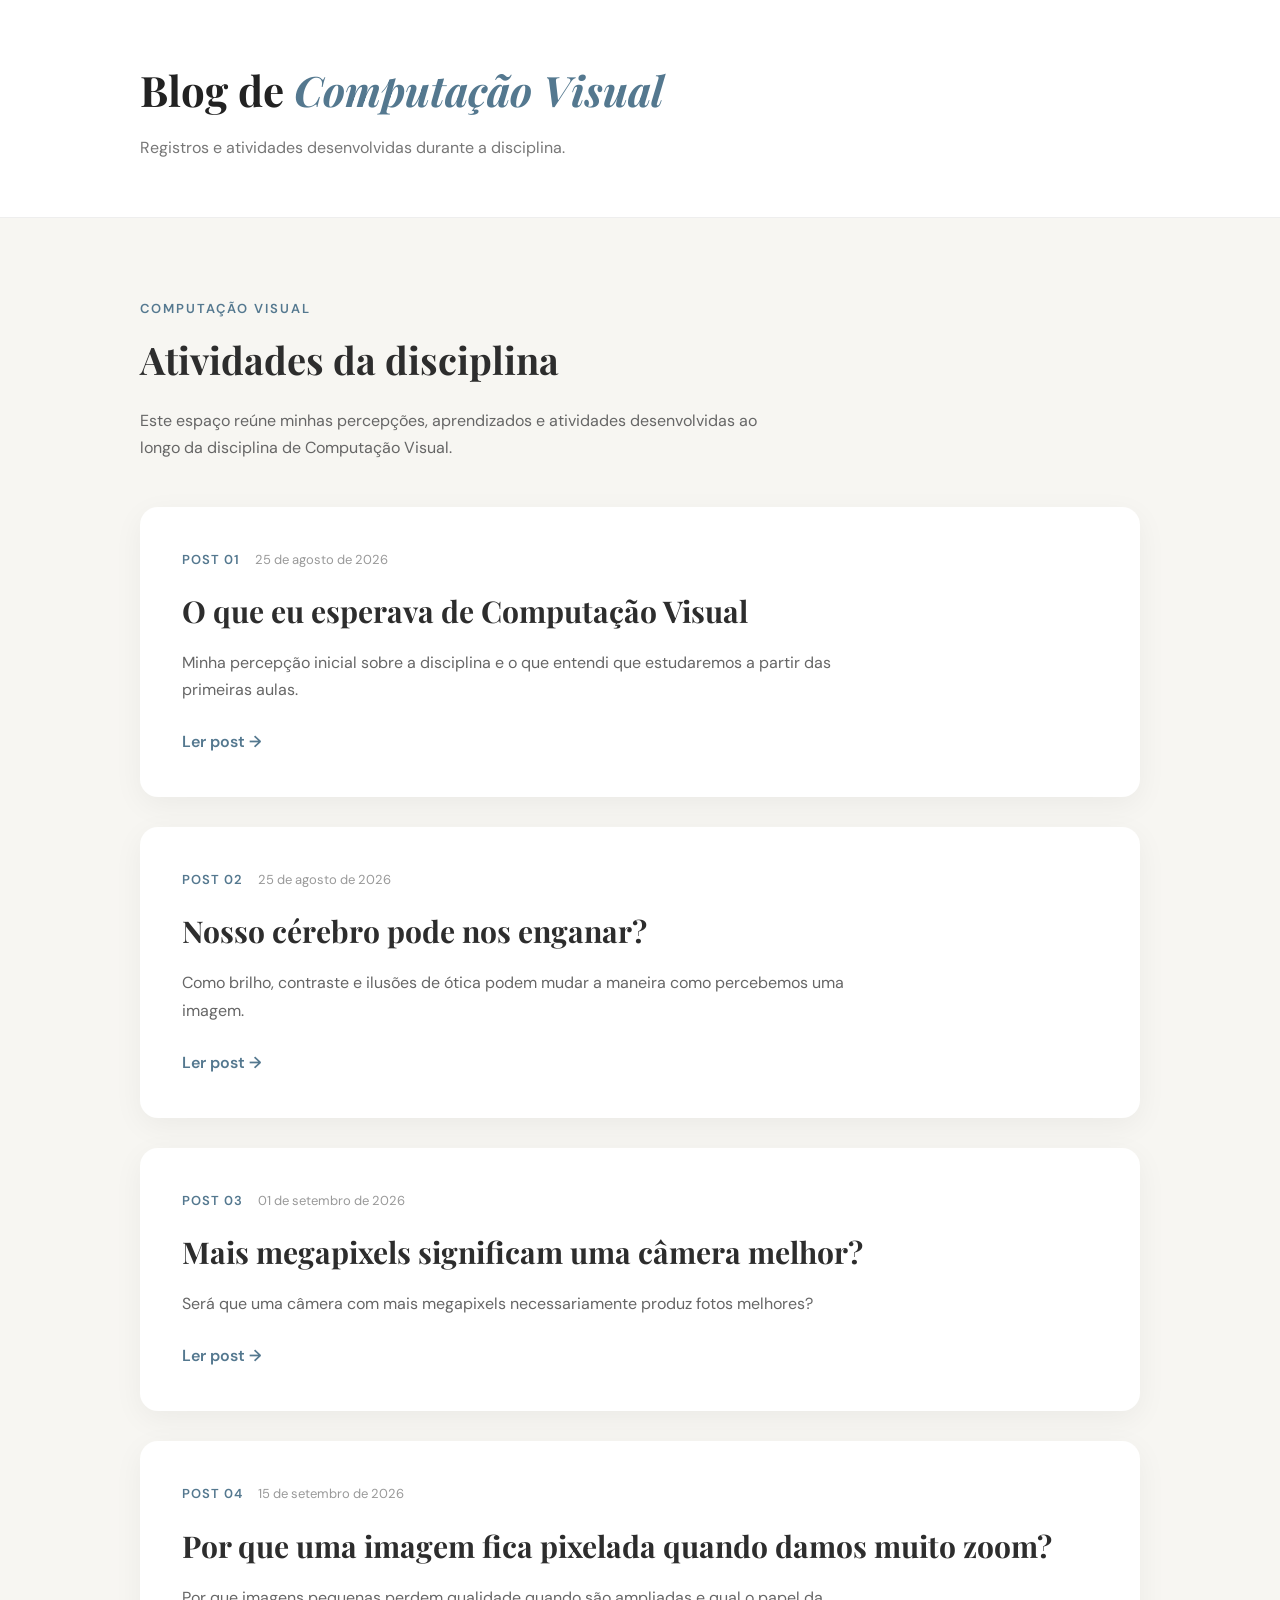
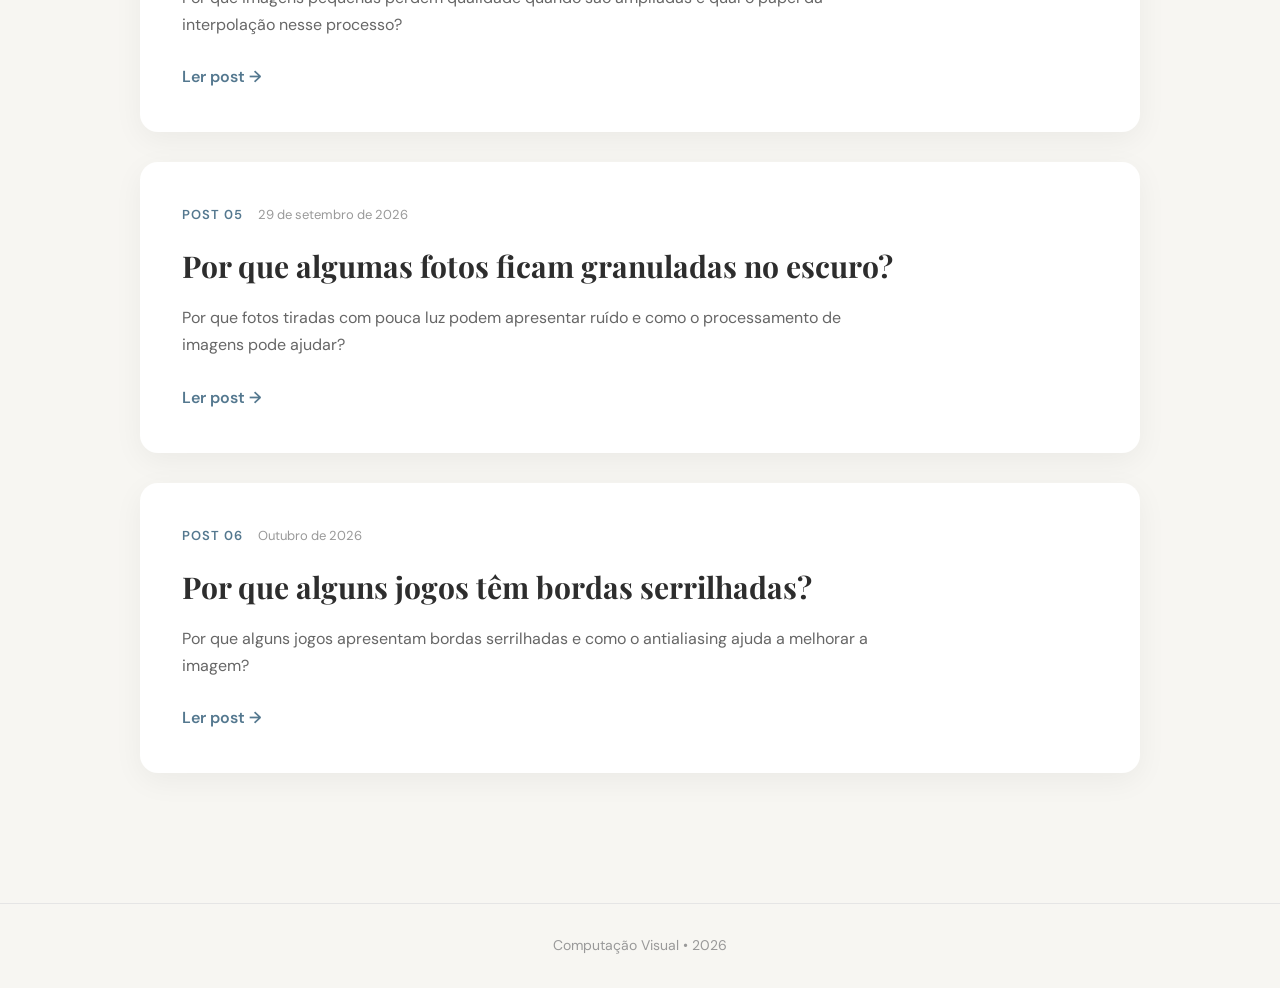
<file: index.html>
<!DOCTYPE html>
<html lang="pt-br">
<head>
    <meta charset="UTF-8">
    <meta name="viewport" content="width=device-width, initial-scale=1.0">
    <title>Blog de Computação Visual</title>

    <link rel="stylesheet" href="style.css">

    <link rel="preconnect" href="https://fonts.googleapis.com">
    <link rel="preconnect" href="https://fonts.gstatic.com" crossorigin>

    <link href="https://fonts.googleapis.com/css2?family=DM+Sans:wght@400;500;600&family=Playfair+Display:ital,wght@0,600;1,600&display=swap" rel="stylesheet">
</head>

<body>

    <header class="topo">
        <div class="container">
            <h1>Blog de <span>Computação Visual</span></h1>
            <p>Registros e atividades desenvolvidas durante a disciplina.</p>
        </div>
    </header>

    <main class="container">

        <section class="introducao">
            <p class="subtitulo">COMPUTAÇÃO VISUAL</p>

            <h2>Atividades da disciplina</h2>

            <p>
                Este espaço reúne minhas percepções, aprendizados e atividades
                desenvolvidas ao longo da disciplina de Computação Visual.
            </p>
        </section>

        <section class="posts">

            <!-- POST 01 -->
            <article class="card">

                <div class="card-info">
                    <span class="numero-post">POST 01</span>
                    <span class="data">25 de agosto de 2026</span>
                </div>

                <h3>O que eu esperava de Computação Visual</h3>

                <p>
                    Minha percepção inicial sobre a disciplina e o que entendi
                    que estudaremos a partir das primeiras aulas.
                </p>

                <a href="posts/post1.html" class="botao">
                    Ler post →
                </a>

            </article>


            <!-- POST 02 -->
            <article class="card">

                <div class="card-info">
                    <span class="numero-post">POST 02</span>
                    <span class="data">25 de agosto de 2026</span>
                </div>

                <h3>Nosso cérebro pode nos enganar?</h3>

                <p>
                    Como brilho, contraste e ilusões de ótica podem mudar
                    a maneira como percebemos uma imagem.
                </p>

                <a href="posts/post2.html" class="botao">
                    Ler post →
                </a>

            </article>


            <!-- POST 03 -->
            <article class="card">

                <div class="card-info">
                    <span class="numero-post">POST 03</span>
                    <span class="data">01 de setembro de 2026</span>
                </div>

                <h3>Mais megapixels significam uma câmera melhor?</h3>

                <p>
                    Será que uma câmera com mais megapixels necessariamente
                    produz fotos melhores?
                </p>

                <a href="posts/post3.html" class="botao">
                    Ler post →
                </a>

            </article>


            <!-- POST 04 -->
            <article class="card">

                <div class="card-info">
                    <span class="numero-post">POST 04</span>
                    <span class="data">15 de setembro de 2026</span>
                </div>

                <h3>Por que uma imagem fica pixelada quando damos muito zoom?</h3>

                <p>
                    Por que imagens pequenas perdem qualidade quando são ampliadas
                    e qual o papel da interpolação nesse processo?
                </p>

                <a href="posts/post4.html" class="botao">
                    Ler post →
                </a>

            </article>


            <!-- POST 05 -->
            <article class="card">

                <div class="card-info">
                    <span class="numero-post">POST 05</span>
                    <span class="data">29 de setembro de 2026</span>
                </div>

                <h3>Por que algumas fotos ficam granuladas no escuro?</h3>

                <p>
                    Por que fotos tiradas com pouca luz podem apresentar ruído
                    e como o processamento de imagens pode ajudar?
                </p>

                <a href="posts/post5.html" class="botao">
                    Ler post →
                </a>

            </article>


            <!-- POST 06 -->
            <article class="card">

                <div class="card-info">
                    <span class="numero-post">POST 06</span>
                    <span class="data">Outubro de 2026</span>
                </div>

                <h3>Por que alguns jogos têm bordas serrilhadas?</h3>

                <p>
                    Por que alguns jogos apresentam bordas serrilhadas
                    e como o antialiasing ajuda a melhorar a imagem?
                </p>

                <a href="posts/post6.html" class="botao">
                    Ler post →
                </a>

            </article>

        </section>

    </main>

    <footer>
        <p>Computação Visual • 2026</p>
    </footer>

</body>
</html>
</file>
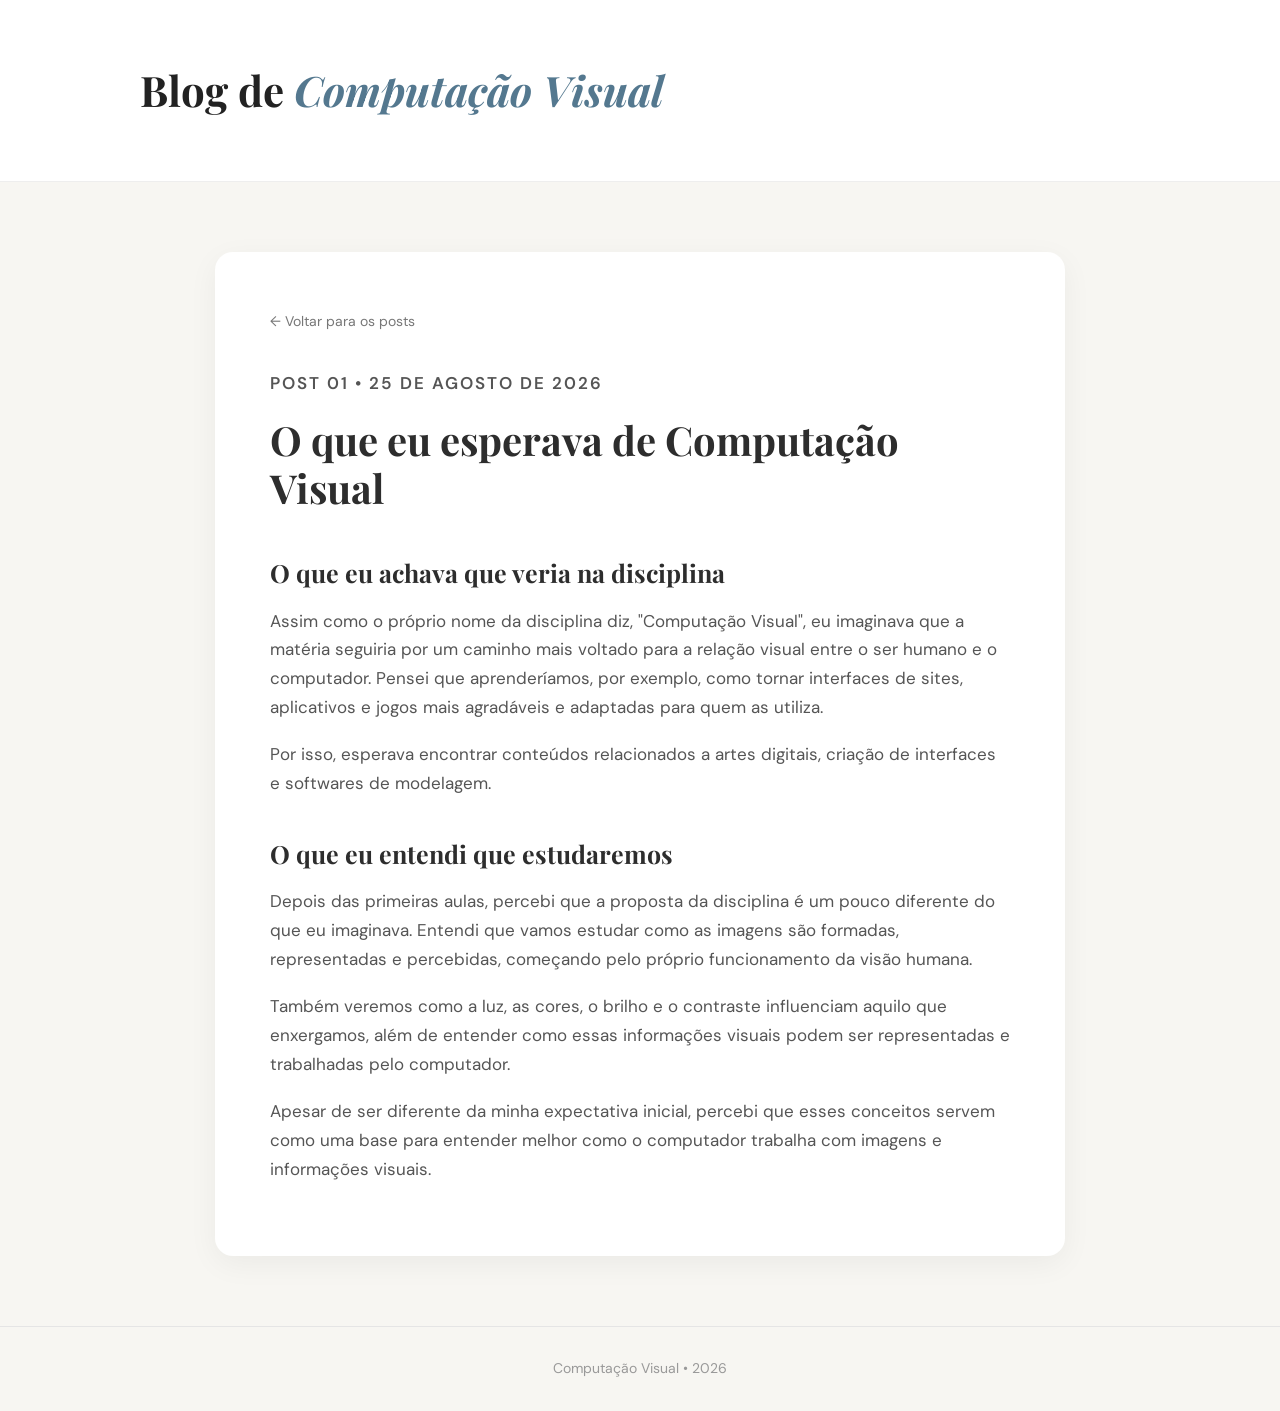
<file: posts/post1.html>
<!DOCTYPE html>
<html lang="pt-br">

<head>
    <meta charset="UTF-8">
    <meta name="viewport" content="width=device-width, initial-scale=1.0">

    <title>O que eu esperava de Computação Visual</title>

    <!-- CSS principal do site -->
    <link rel="stylesheet" href="../style.css">

    <!-- Fontes -->
    <link rel="preconnect" href="https://fonts.googleapis.com">
    <link rel="preconnect" href="https://fonts.gstatic.com" crossorigin>

    <link href="https://fonts.googleapis.com/css2?family=DM+Sans:wght@400;500;600&family=Playfair+Display:ital,wght@0,600;1,600&display=swap" rel="stylesheet">
</head>


<body>

    <!-- TOPO DO SITE -->
    <header class="topo">

        <div class="container">

            <h1>
                Blog de <span>Computação Visual</span>
            </h1>

        </div>

    </header>


    <!-- CONTEÚDO PRINCIPAL -->
    <main class="container">

        <article class="post-completo">

            <!-- Voltar para página inicial -->
            <a href="../index.html" class="voltar">
                ← Voltar para os posts
            </a>


            <p class="subtitulo">
                POST 01 • 25 DE AGOSTO DE 2026
            </p>


            <h2>
                O que eu esperava de Computação Visual
            </h2>


            <!-- PRIMEIRA PARTE -->

            <h3>
                O que eu achava que veria na disciplina
            </h3>

            <p>
                Assim como o próprio nome da disciplina diz, "Computação Visual",
                eu imaginava que a matéria seguiria por um caminho mais voltado
                para a relação visual entre o ser humano e o computador.
                Pensei que aprenderíamos, por exemplo, como tornar interfaces
                de sites, aplicativos e jogos mais agradáveis e adaptadas
                para quem as utiliza.
            </p>

            <p>
                Por isso, esperava encontrar conteúdos relacionados a artes
                digitais, criação de interfaces e softwares de modelagem.
            </p>


            <!-- SEGUNDA PARTE -->

            <h3>
                O que eu entendi que estudaremos
            </h3>

            <p>
                Depois das primeiras aulas, percebi que a proposta da disciplina
                é um pouco diferente do que eu imaginava. Entendi que vamos
                estudar como as imagens são formadas, representadas e percebidas,
                começando pelo próprio funcionamento da visão humana.
            </p>

            <p>
                Também veremos como a luz, as cores, o brilho e o contraste
                influenciam aquilo que enxergamos, além de entender como essas
                informações visuais podem ser representadas e trabalhadas
                pelo computador.
            </p>

            <p>
                Apesar de ser diferente da minha expectativa inicial, percebi
                que esses conceitos servem como uma base para entender melhor
                como o computador trabalha com imagens e informações visuais.
            </p>

        </article>

    </main>


    <!-- RODAPÉ -->
    <footer>

        <p>
            Computação Visual • 2026
        </p>

    </footer>

</body>

</html>
</file>
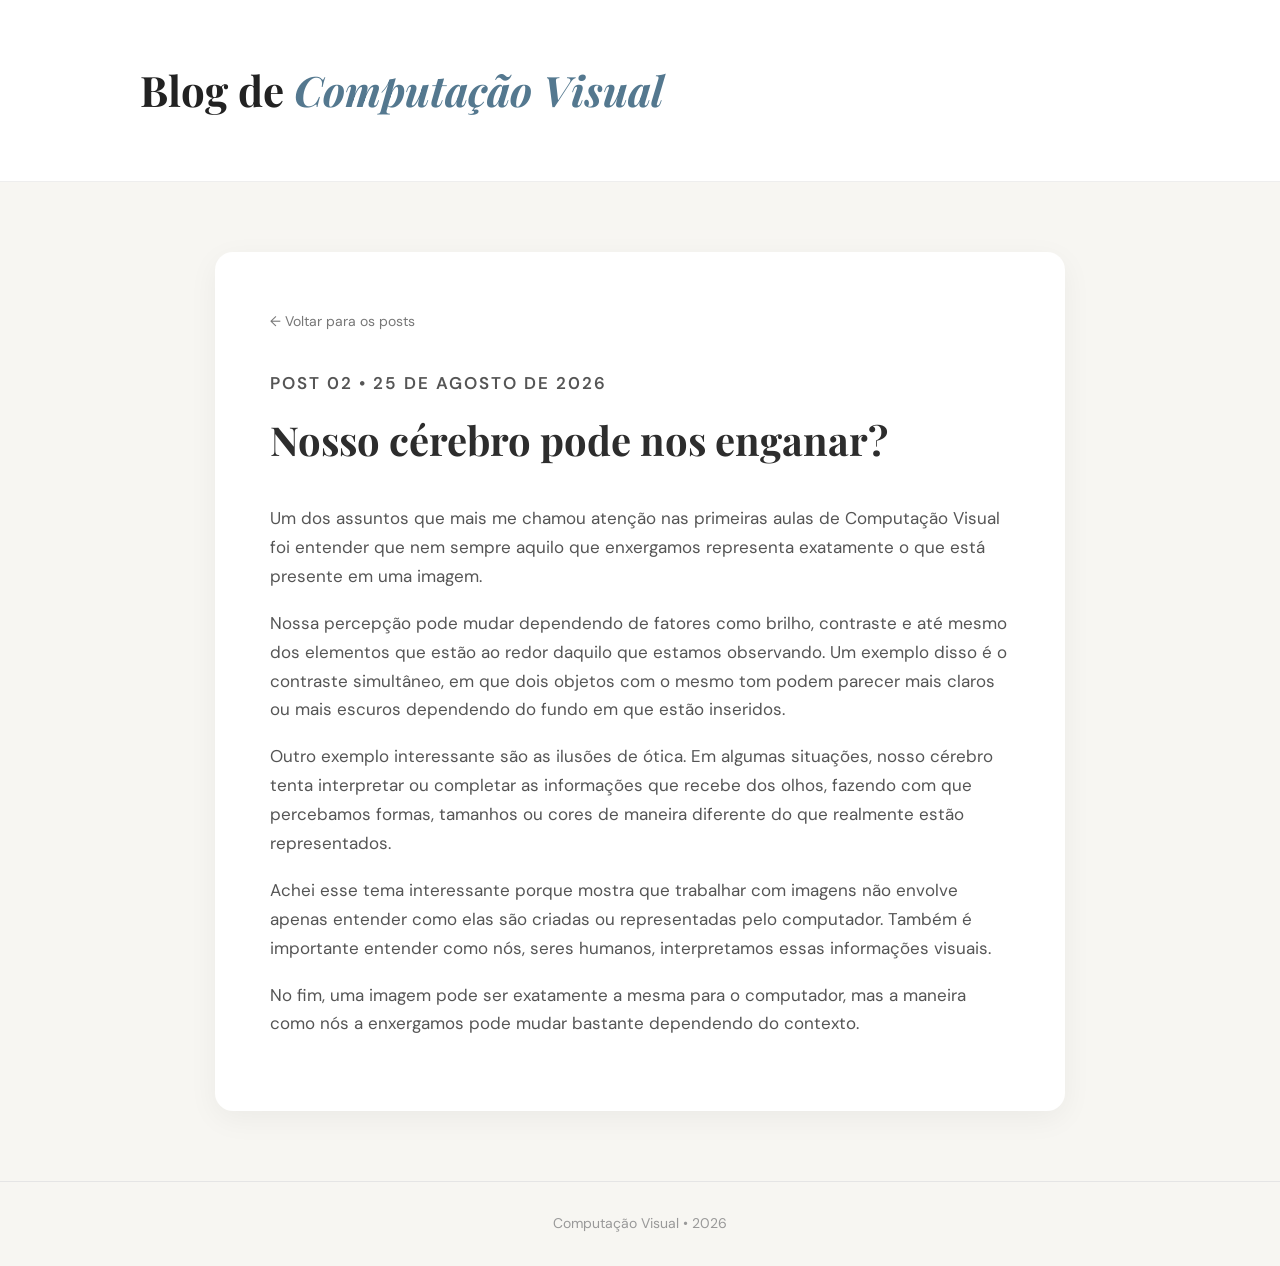
<file: posts/post2.html>
<!DOCTYPE html>
<html lang="pt-br">

<head>
    <meta charset="UTF-8">
    <meta name="viewport" content="width=device-width, initial-scale=1.0">

    <title>Nosso cérebro pode nos enganar?</title>

    <link rel="stylesheet" href="../style.css">

    <link rel="preconnect" href="https://fonts.googleapis.com">
    <link rel="preconnect" href="https://fonts.gstatic.com" crossorigin>

    <link href="https://fonts.googleapis.com/css2?family=DM+Sans:wght@400;500;600&family=Playfair+Display:ital,wght@0,600;1,600&display=swap" rel="stylesheet">
</head>

<body>

    <header class="topo">
        <div class="container">
            <h1>
                Blog de <span>Computação Visual</span>
            </h1>
        </div>
    </header>


    <main class="container">

        <article class="post-completo">

            <a href="../index.html" class="voltar">
                ← Voltar para os posts
            </a>

            <p class="subtitulo">
                POST 02 • 25 DE AGOSTO DE 2026
            </p>

            <h2>
                Nosso cérebro pode nos enganar?
            </h2>

            <p>
                Um dos assuntos que mais me chamou atenção nas primeiras aulas
                de Computação Visual foi entender que nem sempre aquilo que
                enxergamos representa exatamente o que está presente em uma imagem.
            </p>

            <p>
                Nossa percepção pode mudar dependendo de fatores como brilho,
                contraste e até mesmo dos elementos que estão ao redor daquilo
                que estamos observando. Um exemplo disso é o contraste simultâneo,
                em que dois objetos com o mesmo tom podem parecer mais claros ou
                mais escuros dependendo do fundo em que estão inseridos.
            </p>

            <p>
                Outro exemplo interessante são as ilusões de ótica. Em algumas
                situações, nosso cérebro tenta interpretar ou completar as
                informações que recebe dos olhos, fazendo com que percebamos
                formas, tamanhos ou cores de maneira diferente do que realmente
                estão representados.
            </p>

            <p>
                Achei esse tema interessante porque mostra que trabalhar com
                imagens não envolve apenas entender como elas são criadas ou
                representadas pelo computador. Também é importante entender como
                nós, seres humanos, interpretamos essas informações visuais.
            </p>

            <p>
                No fim, uma imagem pode ser exatamente a mesma para o computador,
                mas a maneira como nós a enxergamos pode mudar bastante dependendo
                do contexto.
            </p>

        </article>

    </main>


    <footer>
        <p>Computação Visual • 2026</p>
    </footer>

</body>

</html>
</file>
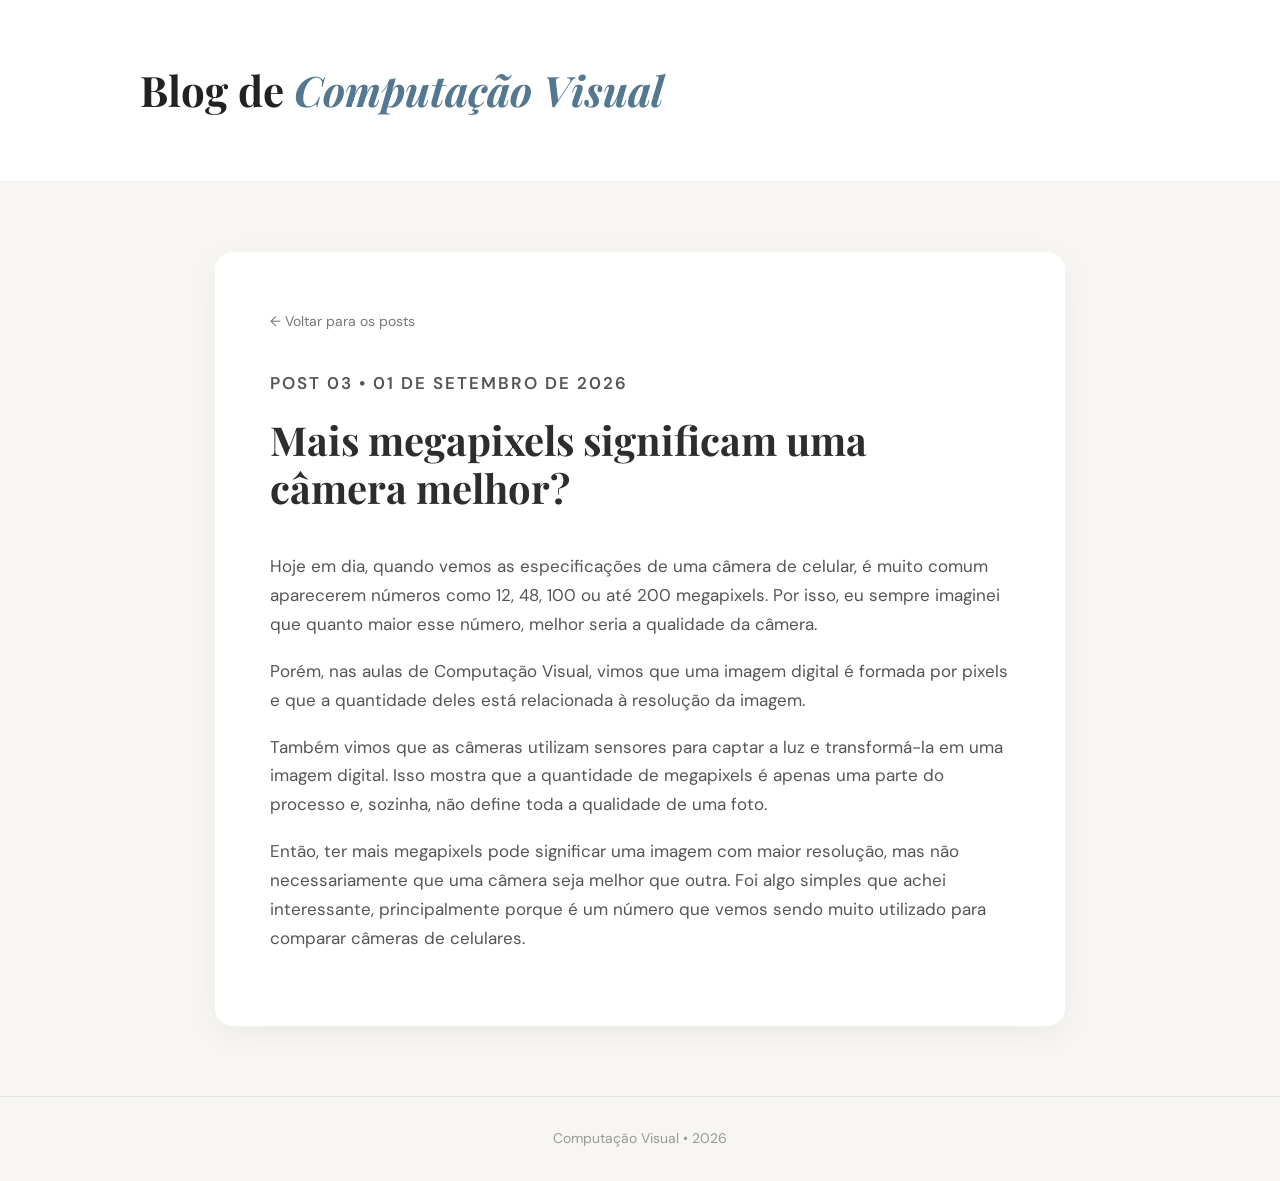
<file: posts/post3.html>
<!DOCTYPE html>
<html lang="pt-br">

<head>
    <meta charset="UTF-8">
    <meta name="viewport" content="width=device-width, initial-scale=1.0">

    <title>Mais megapixels significam uma câmera melhor?</title>

    <link rel="stylesheet" href="../style.css">

    <link rel="preconnect" href="https://fonts.googleapis.com">
    <link rel="preconnect" href="https://fonts.gstatic.com" crossorigin>

    <link href="https://fonts.googleapis.com/css2?family=DM+Sans:wght@400;500;600&family=Playfair+Display:ital,wght@0,600;1,600&display=swap" rel="stylesheet">
</head>

<body>

    <header class="topo">
        <div class="container">
            <h1>Blog de <span>Computação Visual</span></h1>
        </div>
    </header>


    <main class="container">

        <article class="post-completo">

            <a href="../index.html" class="voltar">
                ← Voltar para os posts
            </a>

            <p class="subtitulo">
                POST 03 • 01 DE SETEMBRO DE 2026
            </p>

            <h2>
                Mais megapixels significam uma câmera melhor?
            </h2>

            <p>
                Hoje em dia, quando vemos as especificações de uma câmera de celular,
                é muito comum aparecerem números como 12, 48, 100 ou até 200 megapixels.
                Por isso, eu sempre imaginei que quanto maior esse número, melhor seria
                a qualidade da câmera.
            </p>

            <p>
                Porém, nas aulas de Computação Visual, vimos que uma imagem digital é
                formada por pixels e que a quantidade deles está relacionada à
                resolução da imagem.
            </p>

            <p>
                Também vimos que as câmeras utilizam sensores para captar a luz e
                transformá-la em uma imagem digital. Isso mostra que a quantidade de
                megapixels é apenas uma parte do processo e, sozinha, não define toda
                a qualidade de uma foto.
            </p>

            <p>
                Então, ter mais megapixels pode significar uma imagem com maior
                resolução, mas não necessariamente que uma câmera seja melhor que
                outra. Foi algo simples que achei interessante, principalmente porque
                é um número que vemos sendo muito utilizado para comparar câmeras de
                celulares.
            </p>

        </article>

    </main>


    <footer>
        <p>Computação Visual • 2026</p>
    </footer>

</body>

</html>
</file>
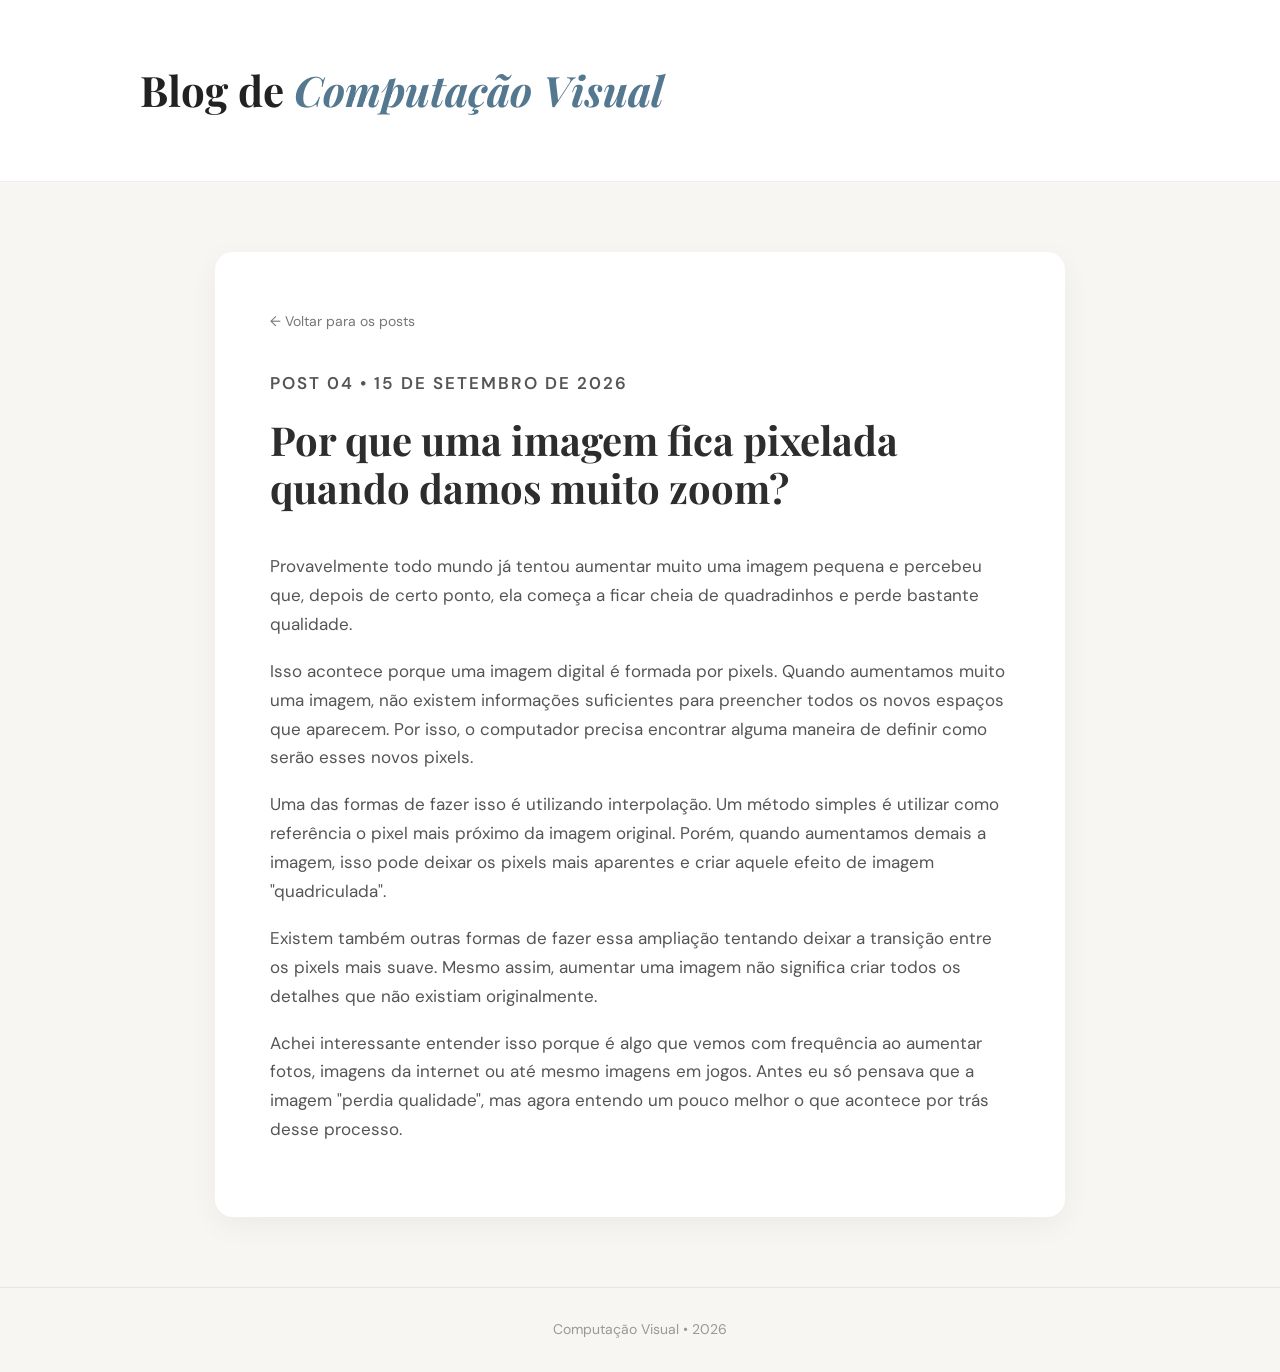
<file: posts/post4.html>
<!DOCTYPE html>
<html lang="pt-br">

<head>
    <meta charset="UTF-8">
    <meta name="viewport" content="width=device-width, initial-scale=1.0">

    <title>Por que uma imagem fica pixelada quando damos muito zoom?</title>

    <link rel="stylesheet" href="../style.css">

    <link rel="preconnect" href="https://fonts.googleapis.com">
    <link rel="preconnect" href="https://fonts.gstatic.com" crossorigin>

    <link href="https://fonts.googleapis.com/css2?family=DM+Sans:wght@400;500;600&family=Playfair+Display:ital,wght@0,600;1,600&display=swap" rel="stylesheet">
</head>

<body>

    <header class="topo">
        <div class="container">
            <h1>Blog de <span>Computação Visual</span></h1>
        </div>
    </header>


    <main class="container">

        <article class="post-completo">

            <a href="../index.html" class="voltar">
                ← Voltar para os posts
            </a>

            <p class="subtitulo">
                POST 04 • 15 DE SETEMBRO DE 2026
            </p>

            <h2>
                Por que uma imagem fica pixelada quando damos muito zoom?
            </h2>

            <p>
                Provavelmente todo mundo já tentou aumentar muito uma imagem pequena
                e percebeu que, depois de certo ponto, ela começa a ficar cheia de
                quadradinhos e perde bastante qualidade.
            </p>

            <p>
                Isso acontece porque uma imagem digital é formada por pixels.
                Quando aumentamos muito uma imagem, não existem informações suficientes
                para preencher todos os novos espaços que aparecem. Por isso, o
                computador precisa encontrar alguma maneira de definir como serão
                esses novos pixels.
            </p>

            <p>
                Uma das formas de fazer isso é utilizando interpolação. Um método
                simples é utilizar como referência o pixel mais próximo da imagem
                original. Porém, quando aumentamos demais a imagem, isso pode deixar
                os pixels mais aparentes e criar aquele efeito de imagem "quadriculada".
            </p>

            <p>
                Existem também outras formas de fazer essa ampliação tentando deixar
                a transição entre os pixels mais suave. Mesmo assim, aumentar uma
                imagem não significa criar todos os detalhes que não existiam
                originalmente.
            </p>

            <p>
                Achei interessante entender isso porque é algo que vemos com frequência
                ao aumentar fotos, imagens da internet ou até mesmo imagens em jogos.
                Antes eu só pensava que a imagem "perdia qualidade", mas agora entendo
                um pouco melhor o que acontece por trás desse processo.
            </p>

        </article>

    </main>


    <footer>
        <p>Computação Visual • 2026</p>
    </footer>

</body>

</html>
</file>
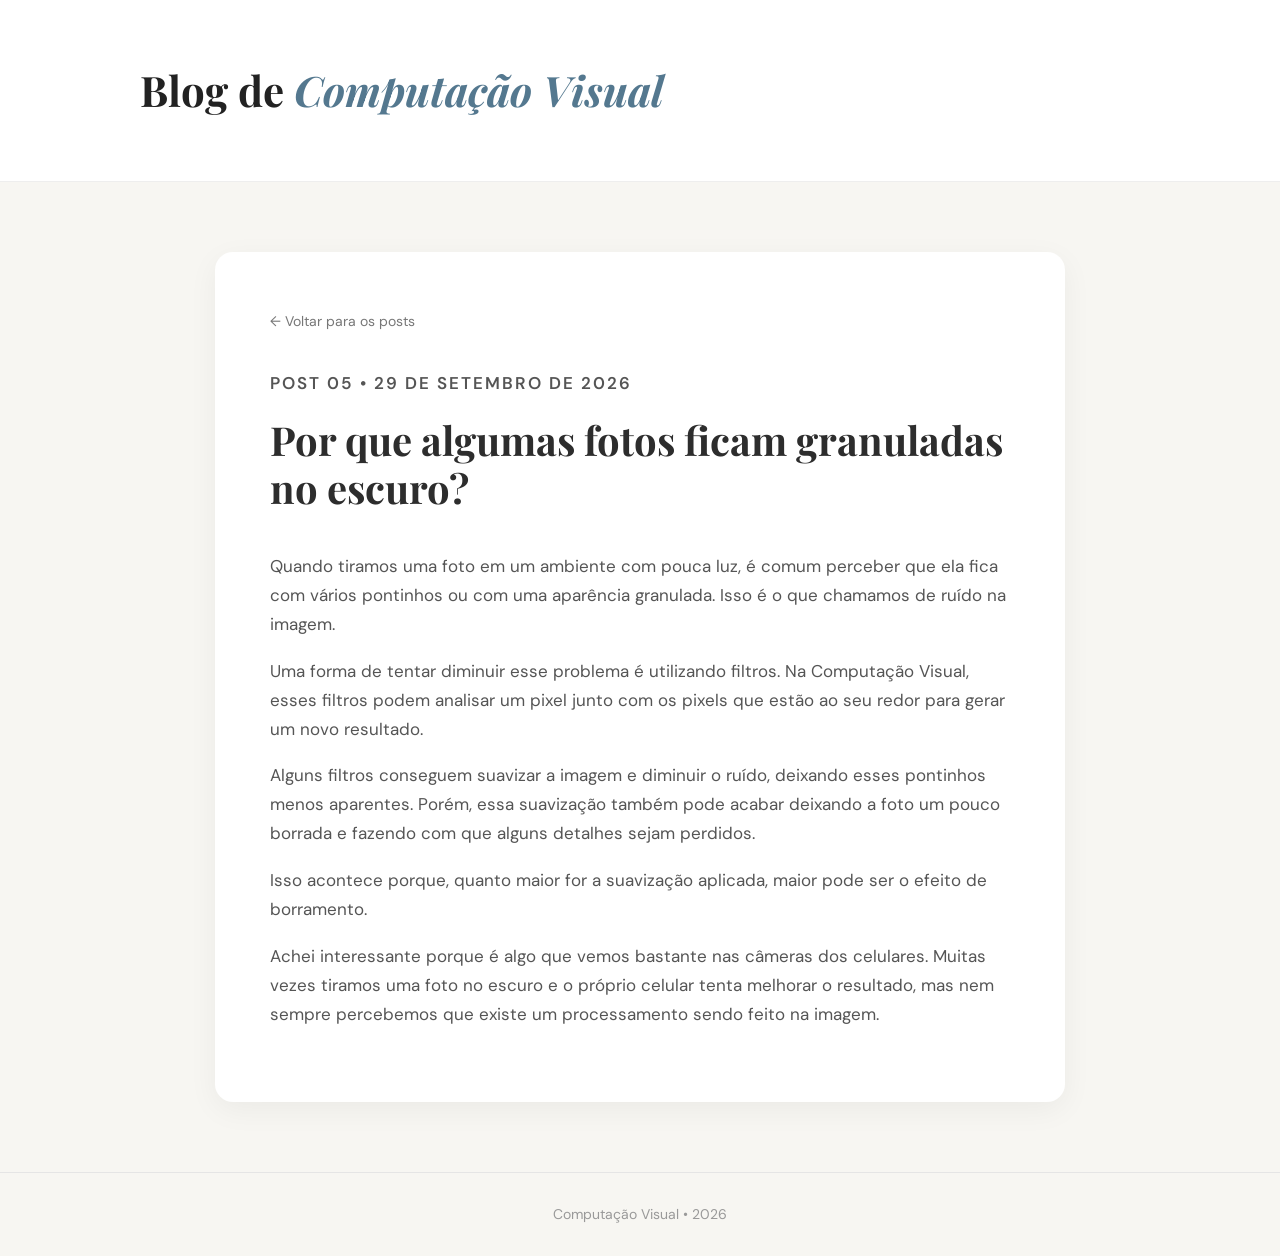
<file: posts/post5.html>
<!DOCTYPE html>
<html lang="pt-br">

<head>
    <meta charset="UTF-8">
    <meta name="viewport" content="width=device-width, initial-scale=1.0">

    <title>Por que algumas fotos ficam granuladas no escuro?</title>

    <link rel="stylesheet" href="../style.css">

    <link rel="preconnect" href="https://fonts.googleapis.com">
    <link rel="preconnect" href="https://fonts.gstatic.com" crossorigin>

    <link href="https://fonts.googleapis.com/css2?family=DM+Sans:wght@400;500;600&family=Playfair+Display:ital,wght@0,600;1,600&display=swap" rel="stylesheet">
</head>

<body>

    <header class="topo">
        <div class="container">
            <h1>Blog de <span>Computação Visual</span></h1>
        </div>
    </header>

    <main class="container">

        <article class="post-completo">

            <a href="../index.html" class="voltar">
                ← Voltar para os posts
            </a>

            <p class="subtitulo">
                POST 05 • 29 DE SETEMBRO DE 2026
            </p>

            <h2>
                Por que algumas fotos ficam granuladas no escuro?
            </h2>

            <p>
                Quando tiramos uma foto em um ambiente com pouca luz, é comum
                perceber que ela fica com vários pontinhos ou com uma aparência
                granulada. Isso é o que chamamos de ruído na imagem.
            </p>

            <p>
                Uma forma de tentar diminuir esse problema é utilizando filtros.
                Na Computação Visual, esses filtros podem analisar um pixel junto
                com os pixels que estão ao seu redor para gerar um novo resultado.
            </p>

            <p>
                Alguns filtros conseguem suavizar a imagem e diminuir o ruído,
                deixando esses pontinhos menos aparentes. Porém, essa suavização
                também pode acabar deixando a foto um pouco borrada e fazendo
                com que alguns detalhes sejam perdidos.
            </p>

            <p>
                Isso acontece porque, quanto maior for a suavização aplicada,
                maior pode ser o efeito de borramento.
            </p>

            <p>
                Achei interessante porque é algo que vemos bastante nas câmeras
                dos celulares. Muitas vezes tiramos uma foto no escuro e o próprio
                celular tenta melhorar o resultado, mas nem sempre percebemos que
                existe um processamento sendo feito na imagem.
            </p>

        </article>

    </main>

    <footer>
        <p>Computação Visual • 2026</p>
    </footer>

</body>

</html>
</file>
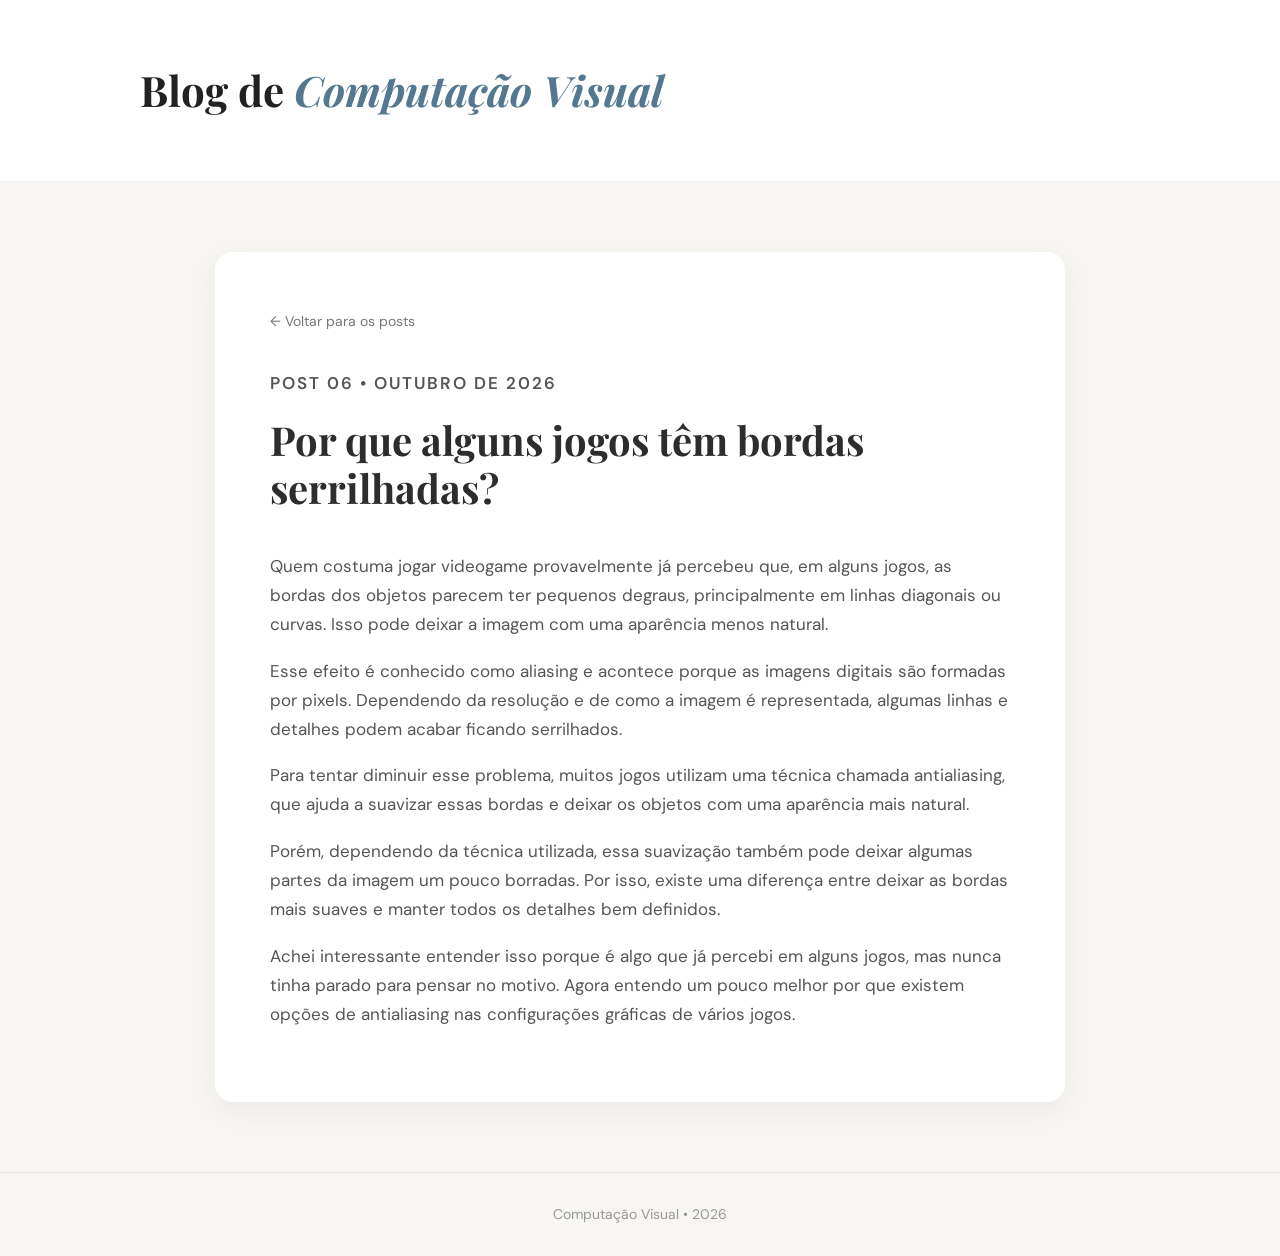
<file: posts/post6.html>
<!DOCTYPE html>
<html lang="pt-br">

<head>
    <meta charset="UTF-8">
    <meta name="viewport" content="width=device-width, initial-scale=1.0">

    <title>Por que alguns jogos têm bordas serrilhadas?</title>

    <link rel="stylesheet" href="../style.css">

    <link rel="preconnect" href="https://fonts.googleapis.com">
    <link rel="preconnect" href="https://fonts.gstatic.com" crossorigin>

    <link href="https://fonts.googleapis.com/css2?family=DM+Sans:wght@400;500;600&family=Playfair+Display:ital,wght@0,600;1,600&display=swap" rel="stylesheet">
</head>

<body>

    <header class="topo">
        <div class="container">
            <h1>Blog de <span>Computação Visual</span></h1>
        </div>
    </header>

    <main class="container">

        <article class="post-completo">

            <a href="../index.html" class="voltar">
                ← Voltar para os posts
            </a>

            <p class="subtitulo">
                POST 06 • OUTUBRO DE 2026
            </p>

            <h2>
                Por que alguns jogos têm bordas serrilhadas?
            </h2>

            <p>
                Quem costuma jogar videogame provavelmente já percebeu
                que, em alguns jogos, as bordas dos objetos parecem ter
                pequenos degraus, principalmente em linhas diagonais ou
                curvas. Isso pode deixar a imagem com uma aparência
                menos natural.
            </p>

            <p>
                Esse efeito é conhecido como aliasing e acontece porque
                as imagens digitais são formadas por pixels. Dependendo
                da resolução e de como a imagem é representada, algumas
                linhas e detalhes podem acabar ficando serrilhados.
            </p>

            <p>
                Para tentar diminuir esse problema, muitos jogos utilizam
                uma técnica chamada antialiasing, que ajuda a suavizar
                essas bordas e deixar os objetos com uma aparência
                mais natural.
            </p>

            <p>
                Porém, dependendo da técnica utilizada, essa suavização
                também pode deixar algumas partes da imagem um pouco
                borradas. Por isso, existe uma diferença entre deixar
                as bordas mais suaves e manter todos os detalhes
                bem definidos.
            </p>

            <p>
                Achei interessante entender isso porque é algo que já
                percebi em alguns jogos, mas nunca tinha parado para
                pensar no motivo. Agora entendo um pouco melhor por que
                existem opções de antialiasing nas configurações
                gráficas de vários jogos.
            </p>

        </article>

    </main>

    <footer>
        <p>Computação Visual • 2026</p>
    </footer>

</body>

</html>
</file>
<file: style.css>
/* =========================
   CONFIGURAÇÕES GERAIS
========================= */

* {
    margin: 0;
    padding: 0;
    box-sizing: border-box;
}

body {
    font-family: "DM Sans", sans-serif;
    background-color: #f7f6f2;
    color: #2d2d2d;
    line-height: 1.7;
}

.container {
    width: 90%;
    max-width: 1000px;
    margin: auto;
}


/* =========================
   TOPO
========================= */

.topo {
    background-color: #ffffff;
    padding: 55px 0;
    border-bottom: 1px solid #eeeeee;
}

.topo h1 {
    font-family: "Playfair Display", serif;
    font-size: 42px;
    color: #222;
}

.topo h1 span {
    font-style: italic;
    color: #54788f;
}

.topo p {
    margin-top: 8px;
    color: #777;
}


/* =========================
   INTRODUÇÃO
========================= */

.introducao {
    padding: 80px 0 45px;
}

.subtitulo {
    font-size: 13px;
    letter-spacing: 2px;
    font-weight: 600;
    color: #54788f;
    margin-bottom: 8px;
}

.introducao h2 {
    font-family: "Playfair Display", serif;
    font-size: 38px;
    margin-bottom: 15px;
}

.introducao > p:last-child {
    max-width: 650px;
    color: #666;
}


/* =========================
   LISTA DE POSTS
========================= */

.posts {
    padding-bottom: 100px;
}

.card {
    background-color: white;
    padding: 42px;
    border-radius: 18px;
    margin-bottom: 30px;

    box-shadow: 0 8px 30px rgba(0, 0, 0, 0.05);

    transition: 0.2s ease;
}

.card:hover {
    transform: translateY(-4px);
    box-shadow: 0 12px 35px rgba(0, 0, 0, 0.08);
}

.card-info {
    display: flex;
    gap: 15px;
    align-items: center;
    margin-bottom: 15px;
}

.numero-post {
    color: #54788f;
    font-weight: 600;
    font-size: 13px;
    letter-spacing: 1px;
}

.data {
    color: #999;
    font-size: 13px;
}

.card h3 {
    font-family: "Playfair Display", serif;
    font-size: 30px;
    margin-bottom: 12px;
}

.card p {
    max-width: 700px;
    color: #666;
    margin-bottom: 25px;
}


/* =========================
   BOTÃO "LER POST"
========================= */

.botao {
    display: inline-block;
    text-decoration: none;
    color: #54788f;
    font-weight: 600;

    transition: 0.2s;
}

.botao:hover {
    transform: translateX(5px);
}


/* =========================
   POST COMPLETO
========================= */

.post-completo {
    background: white;

    max-width: 850px;

    margin: 70px auto;

    padding: 55px;

    border-radius: 18px;

    box-shadow: 0 8px 30px rgba(0, 0, 0, 0.05);
}

.post-completo h2 {
    font-family: "Playfair Display", serif;

    font-size: 40px;

    line-height: 1.2;

    margin-bottom: 40px;
}

.post-completo h3 {
    font-family: "Playfair Display", serif;

    font-size: 25px;

    margin-top: 35px;
    margin-bottom: 12px;
}

.post-completo p {
    margin-bottom: 18px;

    color: #555;

    font-size: 17px;
}


/* =========================
   BOTÃO VOLTAR
========================= */

.voltar {
    display: inline-block;

    margin-bottom: 35px;

    color: #777;

    text-decoration: none;

    font-size: 14px;
}

.voltar:hover {
    color: #54788f;
}


/* =========================
   RODAPÉ
========================= */

footer {
    border-top: 1px solid #e5e5e5;

    padding: 30px;

    text-align: center;

    color: #999;

    font-size: 14px;
}


/* =========================
   RESPONSIVIDADE
   Ajustes para celular
========================= */

@media (max-width: 600px) {

    .topo {
        padding: 35px 0;
    }

    .topo h1 {
        font-size: 32px;
    }

    .introducao {
        padding: 55px 0 35px;
    }

    .introducao h2 {
        font-size: 30px;
    }

    .card {
        padding: 28px;
    }

    .card h3 {
        font-size: 25px;
    }

    .card-info {
        flex-direction: column;
        align-items: flex-start;
        gap: 2px;
    }

    .post-completo {
        margin: 35px auto;
        padding: 28px;
    }

    .post-completo h2 {
        font-size: 30px;
    }

    .post-completo h3 {
        font-size: 22px;
    }

    .post-completo p {
        font-size: 16px;
    }
}
</file>
